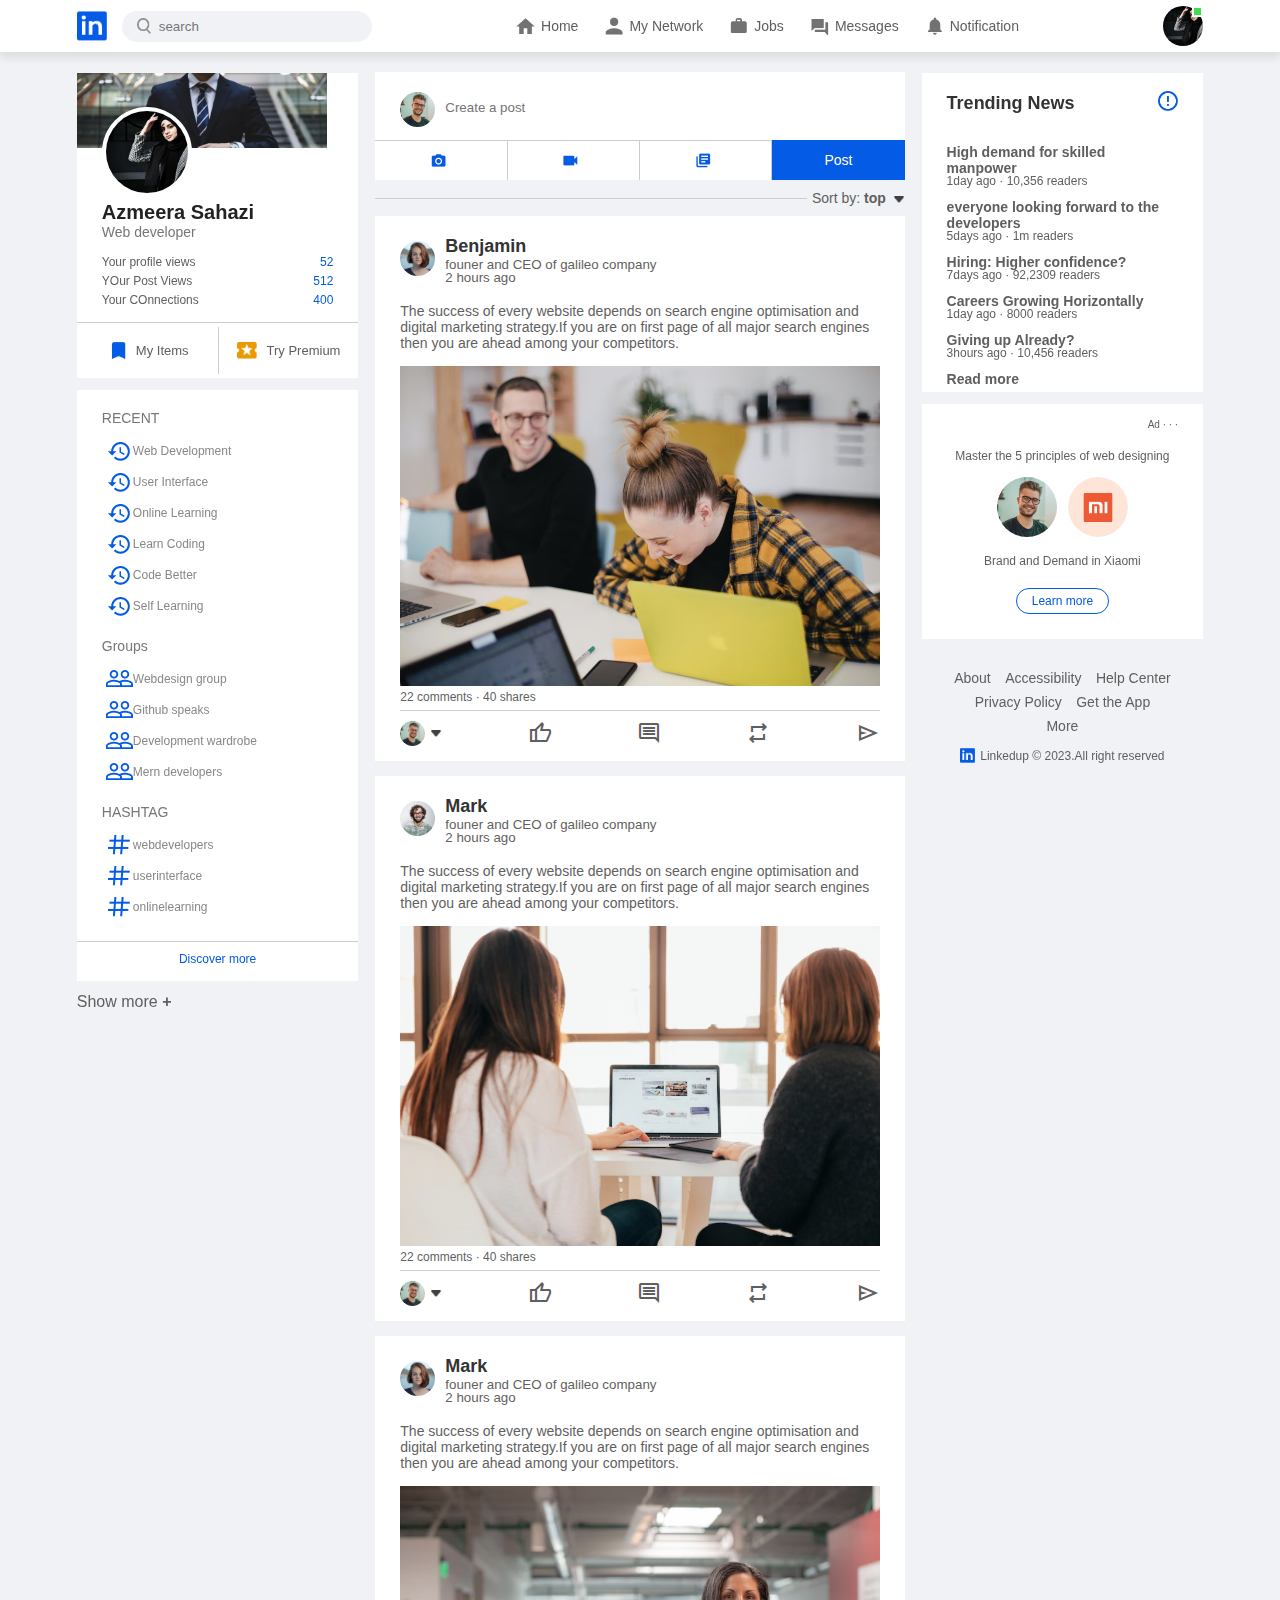
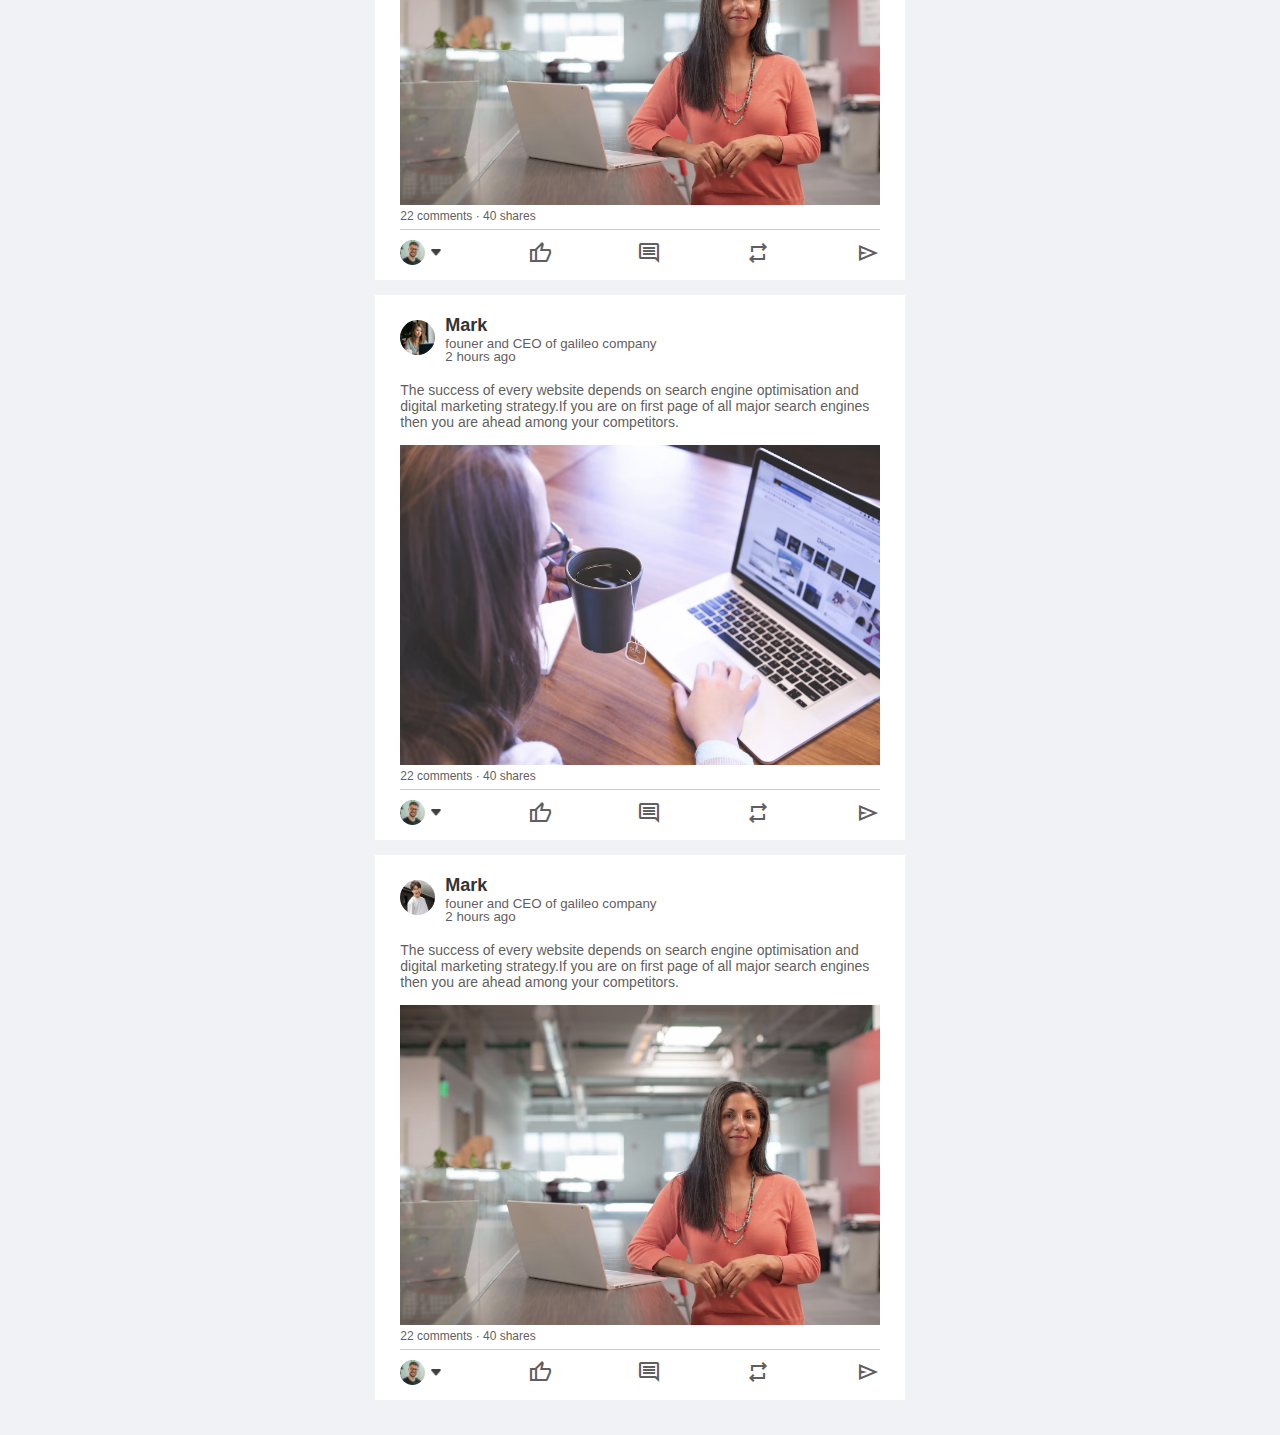
<file: index.html>
<!DOCTYPE html>
<html lang="en">
<head>
    <meta charset="UTF-8">
    <meta name="viewport" content="width=device-width, initial-scale=1.0">
    <title>LinkedIn Clone</title>
    <link rel="stylesheet" href="styles.css">
    <link href="https://fonts.googleapis.com/css2?family=Material+Symbols+Outlined" rel="stylesheet" />
</head>
<body>
    
    <nav class="navbar">
        <div class="navbar-left">
            <a href="index.html" class="logo"><img src="images/logo.png" alt=""></a>

            <div class="search-box">
                <img src="images/search.png" alt="">
                <input type="text" placeholder="search">
            </div>

        </div>
        <div class="navbar-center">
            <ul>
                <li><a href="#"><img src="images/home.png"  alt=""><span>Home</span></a></li>
                <li><a href="#"><img src="images/network.png" alt=""><span>My Network</span></a></li>
                <li><a href="#"><img src="images/jobs.png" alt=""><span>Jobs</span></a></li>
                <li><a href="#"><img src="images/message.png" alt=""><span>Messages</span></a></li>
                <li><a href="#"><img src="images/notification.png" alt=""><span>Notification</span></a></li>

            </ul>
        </div>
        <div class="navbar-right">
            
            <div class="online">
                <img src="images/Mynew photo.jpg" class="nav-prof-img" onclick="togglemenu()">
            </div>
        </div>

        <!-- --------profile dropdown menu------ -->
        <div class="prof-menu-wrap" id="profileMenu">
            <div class="prof-menu">
              <div class="user-info">
               <img src="images/Mynew photo.jpg" alt=" user" onclick="toggleMenu">
                <div>
                    <h3>Azmeera Sahazi</h3>
                    <a href="bootstrap.html">See your profile</a>
                </div>
              </div>
              
              <a href="#" class="prof-menu-link">
                <img src="images/feedback.png" alt="feedback">
                <p>Give Feedback</p>
                <span> > </span>
              </a>
             
              <a href="#" class="prof-menu-link">
                <img src="images/setting.png" alt="settings">
                <p>Settings&Privacy</p>
                <span> > </span>
              </a>
              
              <a href="#" class="prof-menu-link">
                <img src="images/help.png" alt="help">
                <p>Help & Support</p>
                <span> > </span>
              </a>
              
              <a href="#" class="prof-menu-link">
                <img src="images/display.png" alt="displaycolor">
                <p>Display & Access</p>
                <span> > </span>
              </a>
              
              <a href="#" class="prof-menu-link">
                <img src="images/logout.png" alt="logout">
                <p>Log Out</p>
                <span> > </span>
              </a>
            </div>
        </div>




    </nav>
    <!-- ---------------NAVBAR ENDS-------------- -->
    <div class="container">
        <!-- left-sidebar -->
        <div class="left-sidebar">
            <div class="sidebar-prof-box">
                <img src="images/cover-pic.png" width="250px">
                <div class="sidebar-prof-info">
                    <img src="images/Mynew photo.jpg">
                    <h1>Azmeera Sahazi</h1>
                    <h3>Web developer</h3>
                    <ul>
                        <li>Your profile views <span>52</span></li>
                        <li>YOur Post Views <span>512</span></li>
                        <li>Your COnnections <span>400</span></li>
                    </ul>
              </div> 
              <div class="sidebar-prof-link">
                <a href="#"><img src="images/items.png" alt="">My Items</a>
                <a href="#"><img src="images/premium.png" alt="">Try Premium</a>
              </div>
            </div>
            <div class="sidebar-activity" id="sidebarActivity">
                <h3>RECENT</h3>
                <a href="#"><img src="images/recent.png" alt="">Web Development</a>
                <a href="#"><img src="images/recent.png" alt="">User Interface</a>
                <a href="#"><img src="images/recent.png" alt="">Online Learning</a>
                <a href="#"><img src="images/recent.png" alt="">Learn Coding</a>
                <a href="#"><img src="images/recent.png" alt="">Code Better</a>
                <a href="#"><img src="images/recent.png" alt="">Self Learning</a>
                <h3>Groups</h3>
                <a href="#"><img src="images/group.png" alt="">Webdesign group</a>
                <a href="#"><img src="images/group.png" alt="">Github speaks</a>
                <a href="#"><img src="images/group.png" alt="">Development wardrobe</a>
                <a href="#"><img src="images/group.png" alt="">Mern developers </a>
                <h3>HASHTAG</h3>
                <a href="#"><img src="images/hashtag.png" alt="">webdevelopers</a>
                <a href="#"><img src="images/hashtag.png" alt="">userinterface</a>
                <a href="#"><img src="images/hashtag.png" alt="">onlinelearning</a>
                <div class="dicover-more-link">
                    <a href="#">Discover more</a>
                </div>
            </div>
            <p id="moreLink" href="#" onclick="toggleActivity()">Show more <b>+</b></p>
        </div>
        <!-- main-content -->
        <div class="main-content">

            <div class="create-post">
                <div class="create-post-input">
                    <img src="images/user-1.png" alt="userimage">
                    <textarea  rows="2" placeholder="Create a post"></textarea>
                </div>
                <div class="create-post-links">
                    <li><img src="images/photo.png" alt=""></li>
                    <li><img src="images/video.png" alt=""></li>
                    <li><img src="images/event.png" alt=""></li>
                    <li>Post</li>
                </div> 
            </div>
            <div class="sort-by">
                <hr>
                <p>Sort by: <span>top <img src="images/down-arrow.png" alt=""></span></p>
            </div>
            <!-- -------------post--------------- -->

            <div class="post">
                <div class="post-author">
                    <img src="images/user-3.png" alt="user 3">
                    <div>
                        <h1>Benjamin</h1>
                        <small>founer and CEO of galileo company</small>
                        <small>2 hours ago</small>
                    </div>

                </div>
                <p>The success of every website depends on search engine optimisation and 
                    digital marketing strategy.If you are on first page of all major search engines
                    then you are ahead among your competitors.
                </p>
                <img src="images/post-image-1.png" alt="" width="100%">

                   <div class="post-status">
                         <div>
                        <span>22 comments &middot; 40 shares </span>
                    </div>
                    </div>
                <div class="post-activity">
                    <div>
                        <img src="images/user-1.png" alt="user" class="post-activity-user-icon">
                        <img src="images/down-arrow.png" alt="user" class="post-activity-arrow-icon">
                    </div>

                        <div class="post-activity-link">
                            <i class="material-symbols-outlined">thumb_up</i>
                        </div>
                         <div class="post-activity-link">
                            <i class="material-symbols-outlined">comment</i>
                        </div>
                        <div class="post-activity-link">
                            <i class="material-symbols-outlined">repeat</i>
                        </div>
                          <div class="post-activity-link">
                        <i class="material-symbols-outlined">send</i>
                          
                        </div>
                   
                </div>
                   

            </div>
            <!-- ----------------------post end----------- -->
            <!-- ---------------------2ndpost------------- -->
            <div class="post">
                <div class="post-author">
                    <img src="images/user-2.png" alt="user 3">
                    <div>
                        <h1>Mark</h1>
                        <small>founer and CEO of galileo company</small>
                        <small>2 hours ago</small>
                    </div>

                </div>
                <p>The success of every website depends on search engine optimisation and 
                    digital marketing strategy.If you are on first page of all major search engines
                    then you are ahead among your competitors.
                </p>
                <img src="images/post-image-2.png" alt="" width="100%">

                   <div class="post-status">
                         <div>
                        <span>22 comments &middot; 40 shares </span>
                    </div>
                    </div>
                <div class="post-activity">
                    <div>
                        <img src="images/user-1.png" alt="user" class="post-activity-user-icon">
                        <img src="images/down-arrow.png" alt="user" class="post-activity-arrow-icon">
                    </div>

                        <div class="post-activity-link">
                            <i class="material-symbols-outlined">thumb_up</i>
                        </div>
                         <div class="post-activity-link">
                            <i class="material-symbols-outlined">comment</i>
                        </div>
                        <div class="post-activity-link">
                            <i class="material-symbols-outlined">repeat</i>
                        </div>
                          <div class="post-activity-link">
                        <i class="material-symbols-outlined">send</i>
                          
                        </div>
                   
                </div>
                   

            </div>
            <!-- -----------post end----------- -->
            <!-- ---------------------3rdpost------------- -->
            <div class="post">
                <div class="post-author">
                    <img src="images/user-3.png" alt="user 3">
                    <div>
                        <h1>Mark</h1>
                        <small>founer and CEO of galileo company</small>
                        <small>2 hours ago</small>
                    </div>

                </div>
                <p>The success of every website depends on search engine optimisation and 
                    digital marketing strategy.If you are on first page of all major search engines
                    then you are ahead among your competitors.
                </p>
                <img src="images/post-image-3.png" alt="" width="100%">

                   <div class="post-status">
                         <div>
                        <span>22 comments &middot; 40 shares </span>
                    </div>
                    </div>
                <div class="post-activity">
                    <div>
                        <img src="images/user-1.png" alt="user" class="post-activity-user-icon">
                        <img src="images/down-arrow.png" alt="user" class="post-activity-arrow-icon">
                    </div>

                        <div class="post-activity-link">
                            <i class="material-symbols-outlined">thumb_up</i>
                        </div>
                         <div class="post-activity-link">
                            <i class="material-symbols-outlined">comment</i>
                        </div>
                        <div class="post-activity-link">
                            <i class="material-symbols-outlined">repeat</i>
                        </div>
                          <div class="post-activity-link">
                        <i class="material-symbols-outlined">send</i>
                          
                        </div>
                   
                </div>
                   

            </div>
            <!-- -----------post end----------- -->
            <!-- ---------------------4thpost------------- -->
            <div class="post">
                <div class="post-author">
                    <img src="images/user-4.png" alt="user 3">
                    <div>
                        <h1>Mark</h1>
                        <small>founer and CEO of galileo company</small>
                        <small>2 hours ago</small>
                    </div>

                </div>
                <p>The success of every website depends on search engine optimisation and 
                    digital marketing strategy.If you are on first page of all major search engines
                    then you are ahead among your competitors.
                </p>
                <img src="images/post-image-4.png" alt="" width="100%">

                   <div class="post-status">
                         <div>
                        <span>22 comments &middot; 40 shares </span>
                    </div>
                    </div>
                <div class="post-activity">
                    <div>
                        <img src="images/user-1.png" alt="user" class="post-activity-user-icon">
                        <img src="images/down-arrow.png" alt="user" class="post-activity-arrow-icon">
                    </div>

                        <div class="post-activity-link">
                            <i class="material-symbols-outlined">thumb_up</i>
                        </div>
                         <div class="post-activity-link">
                            <i class="material-symbols-outlined">comment</i>
                        </div>
                        <div class="post-activity-link">
                            <i class="material-symbols-outlined">repeat</i>
                        </div>
                          <div class="post-activity-link">
                        <i class="material-symbols-outlined">send</i>
                          
                        </div>
                   
                </div>
                   

            </div>
            <!-- -----------post end----------- -->
            <!-- ---------------------5thpost------------- -->
            <div class="post">
                <div class="post-author">
                    <img src="images/user-5.png" alt="user 3">
                    <div>
                        <h1>Mark</h1>
                        <small>founer and CEO of galileo company</small>
                        <small>2 hours ago</small>
                    </div>

                </div>
                <p>The success of every website depends on search engine optimisation and 
                    digital marketing strategy.If you are on first page of all major search engines
                    then you are ahead among your competitors.
                </p>
                <img src="images/post-image-3.png" alt="" width="100%">

                    <div class="post-status">
                         <div>
                        <span>22 comments &middot; 40 shares </span>
                    </div>
                    </div>
                <div class="post-activity">
                    <div>
                        <img src="images/user-1.png" alt="user" class="post-activity-user-icon">
                        <img src="images/down-arrow.png" alt="user" class="post-activity-arrow-icon">
                    </div>

                        <div class="post-activity-link">
                            <i class="material-symbols-outlined">thumb_up</i>
                        </div>
                         <div class="post-activity-link">
                            <i class="material-symbols-outlined">comment</i>
                        </div>
                        <div class="post-activity-link">
                            <i class="material-symbols-outlined">repeat</i>
                        </div>
                          <div class="post-activity-link">
                        <i class="material-symbols-outlined">send</i>
                          
                        </div>
                   
                </div>
                   

            </div>
            <!-- -----------post end----------- -->








        </div>
        <!-- right-sidebar -->
        <div class="right-sidebar">
            <div class="sidebar-news">
                <img src="images/more.png" class="info-icon">
                <h3>Trending News</h3>
                <a href="#">High demand for skilled manpower</a>
                <span>1day ago &middot; 10,356 readers</span>

                 <a href="#">everyone looking forward to the developers</a>
                <span>5days ago &middot; 1m readers</span>

                 <a href="#">Hiring: Higher confidence? </a>
                <span>7days ago &middot; 92,2309 readers</span>

                 <a href="#">Careers Growing Horizontally</a>
                <span>1day ago &middot; 8000 readers</span>

                 <a href="#">Giving up Already?</a>
                <span>3hours ago &middot; 10,456 readers</span>
                <div class="link-read">
                <a href="#"  >Read more</a>
                </div>
            </div>

            <div class="sidebar-ad">
                <small>Ad &middot; &middot; &middot; </small>
                <p>Master the 5 principles of web designing</p>
                <div>
                    <img src="images/user-1.png" alt="">
                    <img src="images/mi-logo.png" alt="">
                </div>
                <b>Brand and Demand in Xiaomi</b>
                <a href="#" class="ad-link">Learn more</a>
            </div>
                <div class="sidebar-usseful-links">
                    <a href="#">About</a>
                    <a href="#">Accessibility</a>
                    <a href="#">Help Center</a>
                    <a href="#">Privacy Policy</a>
                    <a href="#">Get the App</a>
                    <a href="#">More</a>



                    <div class="copyright-msg">
                        <img src="images/logo.png" alt="logo">
                        <p>Linkedup &#169; 2023.All right reserved</p>
                    </div>
                </div>
        </div>
    </div>
  

    <!--   dropdown script -->
<script>
    let profileMenu = document.getElementById("profileMenu");

    function togglemenu() {
        profileMenu.classList.toggle("open-menu");
    }
    
</script>
<!-- show more scirpt -->
 
<script>
    let sidebarActivity = document.getElementById("sidebarActivity");
    let showMoreLink = document.getElementById("showMoreLink");

 function toggleActivity() {
 
  
  sidebarActivity.classList.toggle("open-activity");
  
  if (sidebarActivity.classList.contains("open-activity")) {
    moreLink.innerHTML = "Show less <b>-</b>";
  } else {
    moreLink.innerHTML = "Show more <b>+</b>";
  }
}





</script>
</body>
</html>
</file>
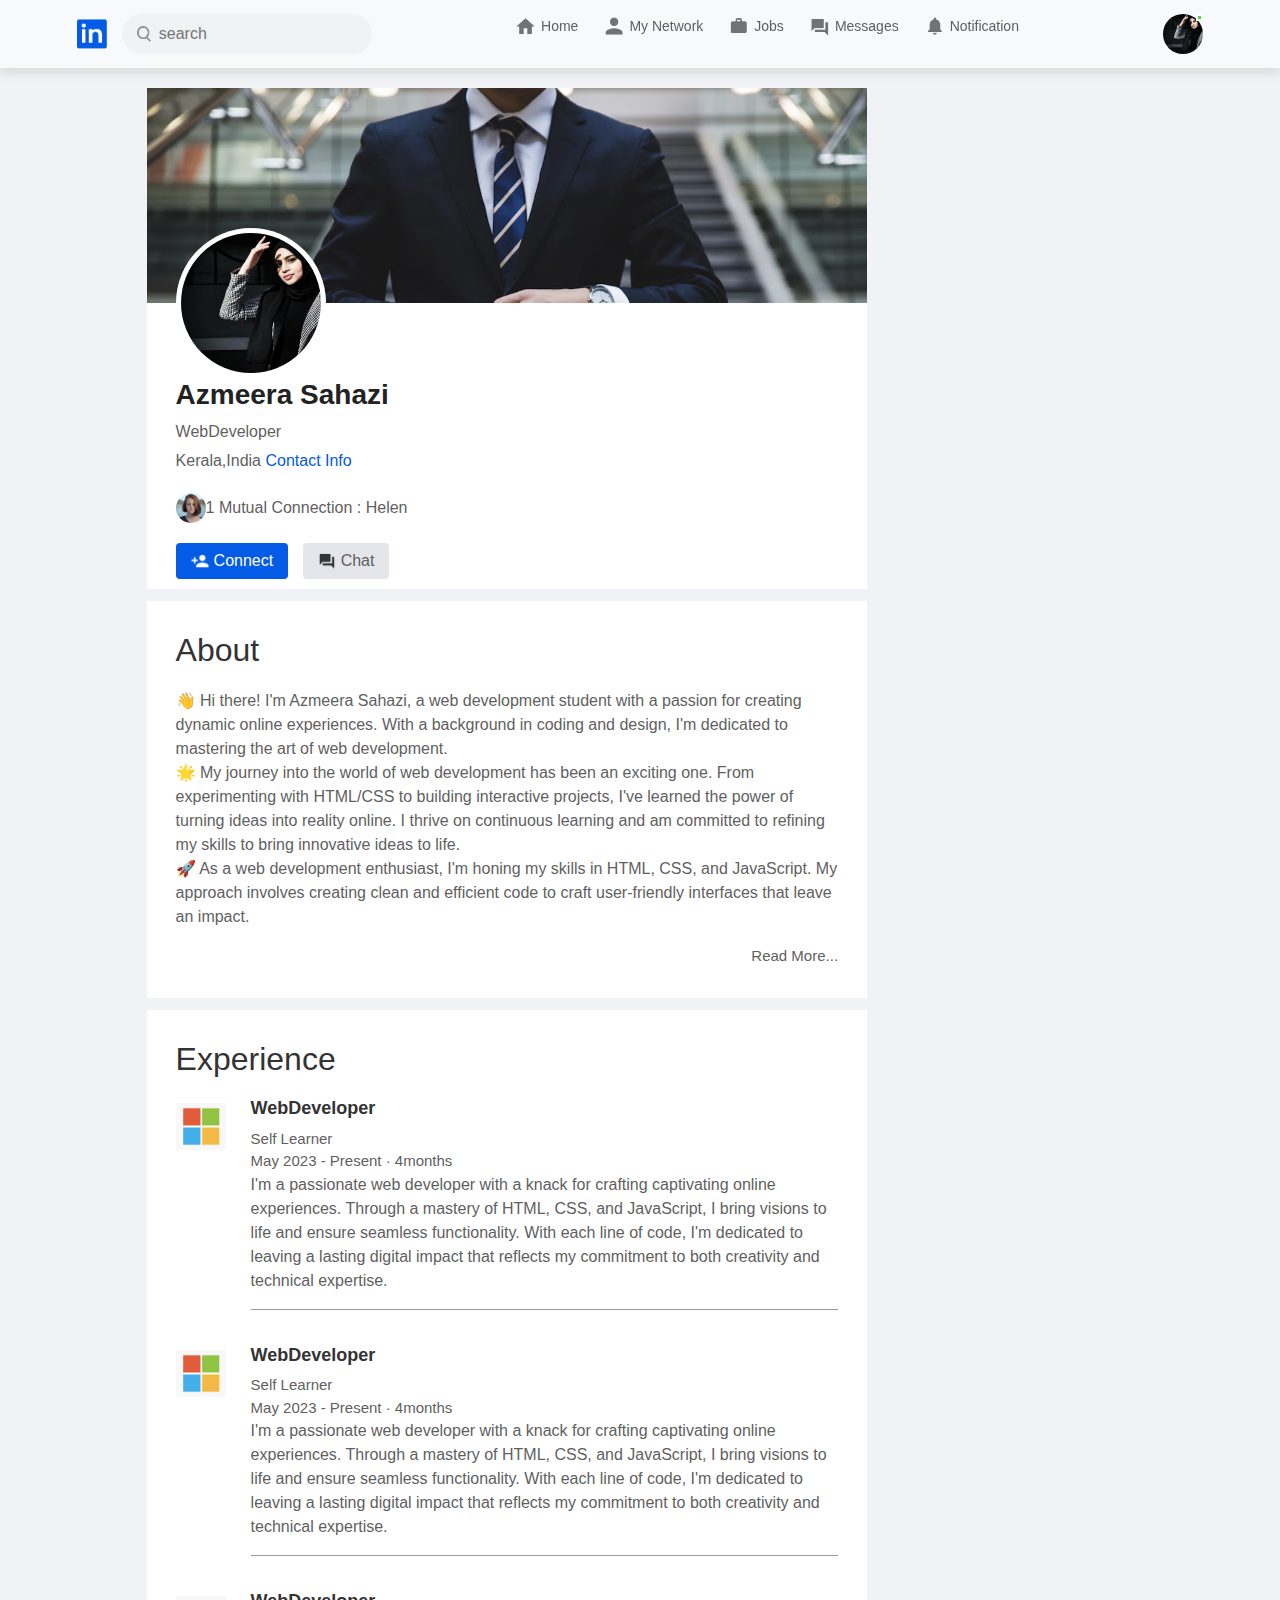
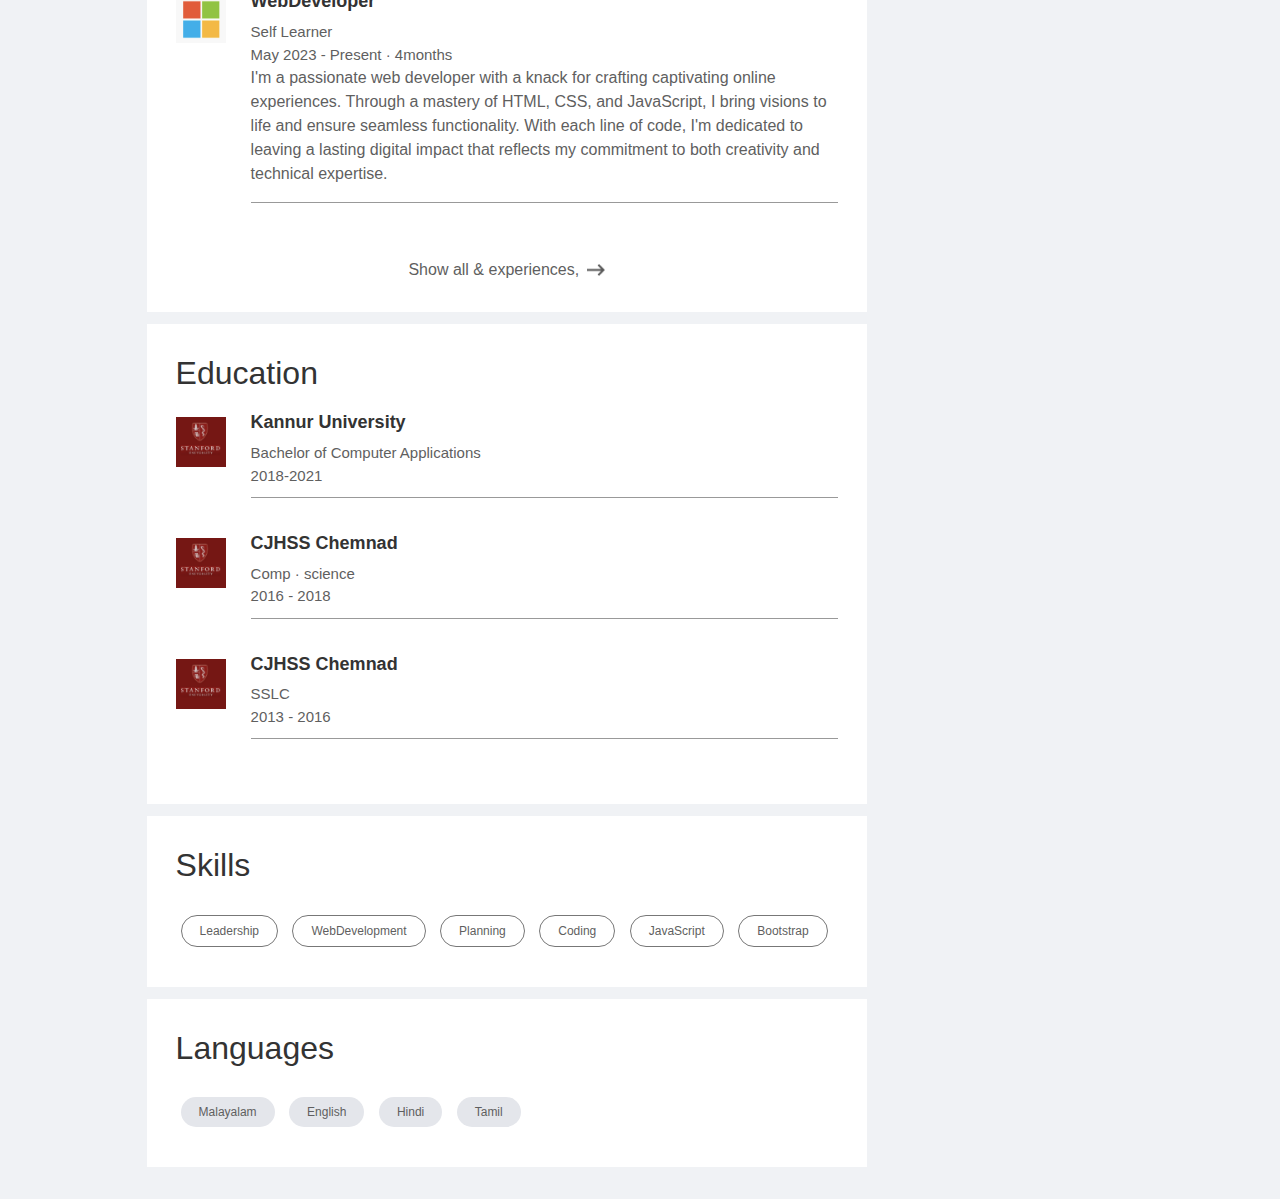
<file: bootstrap.html>
<!DOCTYPE html>
<html lang="en">
<head>
    <meta charset="UTF-8">
    <meta name="viewport" content="width=device-width, initial-scale=1.0">
    <title>LinkedIn Clone</title>
    <link rel="stylesheet" href="https://maxcdn.bootstrapcdn.com/bootstrap/4.5.2/css/bootstrap.min.css">
    <link rel="stylesheet" href="styles.css">
    <link href="https://fonts.googleapis.com/css2?family=Material+Symbols+Outlined" rel="stylesheet" />
</head>
<body>
    
    <!-- Bootstrap Navbar -->
    <nav class="navbar navbar-expand-lg navbar-light bg-light">
        <div class="navbar-left">
            <a href="index.html" class="logo"><img src="images/logo.png" alt=""></a>

            <div class="search-box">
                <img src="images/search.png" alt="">
                <input type="text" placeholder="search">
            </div>

        </div>
        <div class="navbar-center">
            <ul>
                <li><a href="#"><img src="images/home.png"  alt=""><span>Home</span></a></li>
                <li><a href="#"><img src="images/network.png" alt=""><span>My Network</span></a></li>
                <li><a href="#"><img src="images/jobs.png" alt=""><span>Jobs</span></a></li>
                <li><a href="#"><img src="images/message.png" alt=""><span>Messages</span></a></li>
                <li><a href="#"><img src="images/notification.png" alt=""><span>Notification</span></a></li>

            </ul>
        </div>
        <div class="navbar-right">
            
            <div class="online">
                <img src="images/Mynew photo.jpg" class="nav-prof-img" onclick="togglemenu()">
            </div>
        </div>

        <!-- --------profile dropdown menu------ -->
        <div class="prof-menu-wrap" id="profileMenu">
            <div class="prof-menu">
              <div class="user-info">
               <img src="images/Mynew photo.jpg" alt=" user" onclick="toggleMenu">
                <div>
                    <h3> Rayan Walton</h3>
                    <a href="bootstrap.html">See your profile</a>
                </div>
              </div>
              
              <a href="#" class="prof-menu-link">
                <img src="images/feedback.png" alt="feedback">
                <p>Give Feedback</p>
                <span> > </span>
              </a>
             
              <a href="#" class="prof-menu-link">
                <img src="images/setting.png" alt="settings">
                <p>Settings&Privacy</p>
                <span> > </span>
              </a>
              
              <a href="#" class="prof-menu-link">
                <img src="images/help.png" alt="help">
                <p>Help & Support</p>
                <span> > </span>
              </a>
              
              <a href="#" class="prof-menu-link">
                <img src="images/display.png" alt="displaycolor">
                <p>Display & Access</p>
                <span> > </span>
              </a>
              
              <a href="#" class="prof-menu-link">
                <img src="images/logout.png" alt="logout">
                <p>Log Out</p>
                <span> > </span>
              </a>
            </div>
        </div>
        
    </nav>


    <div class="container">
        <div class="profile-main">
            <div class="prof-container">
                <img src="images/cover-pic.png" alt="user" width="100%">
                <div class="prof-container-inner">
                    <img src="images/Mynew photo.jpg" alt="user" class="prof-pic">
                    <h1>Azmeera Sahazi</h1>
                    <b>WebDeveloper</b>
                    <p>Kerala,India <a href="#">Contact Info</a></p>

                    <div class="mutual-connection">
                        <img src="images/user-3.png" alt="">
                        <span>1 Mutual Connection : Helen </span>
                    </div>
                    <div class="prof-btn">
                        <a href="#" class="primary-btn"><img src="images/connect.png" alt="connect">Connect</a>
                        <a href="#"><img src="images/chat.png" alt="chat">Chat</a>
                    </div>
                </div>
            </div>

            <div class="profile-description">
                <h2>About</h2>
                <p>
                    👋 Hi there! I'm Azmeera Sahazi, a web development student with a passion for creating dynamic online experiences. With a background in coding and design, I'm dedicated to mastering the art of web development. <br>

                    🌟 My journey into the world of web development has been an exciting one. From experimenting with HTML/CSS to building interactive projects, I've learned the power of turning ideas into reality online. I thrive on continuous learning and am committed to refining my skills to bring innovative ideas to life. <br>

                    🚀 As a web development enthusiast, I'm honing my skills in HTML, CSS, and JavaScript. My approach involves creating clean and efficient code to craft user-friendly interfaces that leave an impact. <br>
             </p>
                <a href="#" class="see-more-link">Read More...</a>
            </div>
            <div class="profile-description">
                <h2>Experience</h2>
                <div class="Prof-desc-row">
                    <img src="images/microsoft.png" alt="microsoft">
                    <div>
                         <h3>WebDeveloper</h3>
                        <b>Self Learner</b>
                        <b>May 2023 - Present &middot; 4months</b>
                        <p>I'm a passionate web developer with a knack for crafting captivating online experiences. Through a mastery of HTML, CSS, and JavaScript, I bring visions to life and ensure seamless functionality. With each line of code, I'm dedicated to leaving a lasting digital impact that reflects my commitment to both creativity and technical expertise.</p>
                        <hr>
                    </div>
                </div>

                 <div class="Prof-desc-row">
                    <img src="images/microsoft.png" alt="microsoft">
                    <div>
                         <h3>WebDeveloper</h3>
                        <b>Self Learner</b>
                        <b>May 2023 - Present &middot; 4months</b>
                        <p>I'm a passionate web developer with a knack for crafting captivating online experiences. Through a mastery of HTML, CSS, and JavaScript, I bring visions to life and ensure seamless functionality. With each line of code, I'm dedicated to leaving a lasting digital impact that reflects my commitment to both creativity and technical expertise.</p>
                        <hr>
                    </div>
                </div>

                 <div class="Prof-desc-row">
                    <img src="images/microsoft.png" alt="microsoft">
                    <div>
                         <h3>WebDeveloper</h3>
                        <b>Self Learner</b>
                        <b>May 2023 - Present &middot; 4months</b>
                        <p>I'm a passionate web developer with a knack for crafting captivating online experiences. Through a mastery of HTML, CSS, and JavaScript, I bring visions to life and ensure seamless functionality. With each line of code, I'm dedicated to leaving a lasting digital impact that reflects my commitment to both creativity and technical expertise.</p>
                        <hr>
                    </div>
                </div>
                
                <a href="#" class="exprnc-link">Show all & experiences, <img src="images/right-arrow.png" alt="arrow"></a>
            </div>
            <div class="profile-description">
                <h2>Education</h2>
                <div class="Prof-desc-row">
                    <img src="images/stanford.png" alt="institute">
                    <div> 
                        <h3>Kannur University</h3>
                        <b>Bachelor of Computer Applications</b>
                        <b>2018-2021</b>
                        <hr>
                    </div>
               </div>
                <div class="Prof-desc-row">
                    <img src="images/stanford.png" alt="institute">
                    <div> 
                        <h3>CJHSS Chemnad</h3>
                        <b> Comp &middot; science</b>
                        <b>2016 - 2018</b>
                        <hr>
                    </div>
               </div>

                <div class="Prof-desc-row">
                    <img src="images/stanford.png" alt="institute">
                    <div> 
                        <h3>CJHSS Chemnad</h3>
                        <b>SSLC</b>
                        <b>2013 - 2016</b>
                        <hr>
                    </div>
                </div>
            </div>
            <div class="profile-description">
                <h2>Skills</h2>
                <a href="#" class="skills-btn">Leadership</a>                
                <a href="#" class="skills-btn">WebDevelopment</a>
                <a href="#" class="skills-btn">Planning</a>
                <a href="#" class="skills-btn">Coding</a>
                <a href="#" class="skills-btn">JavaScript</a>
                <a href="#" class="skills-btn">Bootstrap</a>
            </div>
             <div class="profile-description">
                <h2>Languages</h2>
               <a href="#" class="lang-btn">Malayalam</a>
                <a href="#" class=" lang-btn">English</a>                
                <a href="#" class="lang-btn">Hindi</a>
                <a href="#" class="lang-btn">Tamil</a>
            </div>
        </div>
                
            </div>
            
        </div>
    </div>

    
  

    
    <script>
    let profileMenu = document.getElementById("profileMenu");

    function togglemenu() {
        profileMenu.classList.toggle("open-menu");
    }
    
</script>

   
</body>
</html>
</file>
<file: styles.css>
*{
    margin: 0;
    padding: 0;
    font-family: sans-serif;
    box-sizing: border-box;
}

body{
    background-color: #f0f2f5;
    color: #5f5f5f;
}
a{
    text-decoration: none;
    color: #5f5f5f;
}
.navbar{
    display: flex;
    align-items: center;
    justify-content: space-between;
    background-color: #ffff;
    padding: 6px 6%;
    position: sticky;
    top: 0;
    z-index: 100;
    box-shadow: 0 5px 10px rgba(0,0,0,0.1);
}
.logo img{
    width: 30px;
     margin-right:15px;
     display: block;
}


.navbar-center ul {
    display: flex;
    list-style: none;

}
.navbar-center ul li a{
    display: flex;
    align-items: center;
    font-size: 14px;
    margin: 5px 8px ;
    padding-right: 5px;
    position: relative;
} 
.navbar-center ul li a img{
    width: 30px;
}
.navbar-center ul li a::after{
    content: '';
    width: 0;
    height: 2px;
    background: #045be6;
    position: absolute;
    bottom: -15px;
     
}
.navbar-center ul li a:hover::after

{
 width: 100%;
 transition: width 0.3s;
}
.nav-prof-img{
    width: 40px;
    border-radius: 65%;
    display: block;
    cursor: pointer;
    position: relative;
}
.online{
    position: relative;
}
.online::after{
    content: '';
    width: 7px;
    height: 7px;
    border: 2px solid #fff;
    top: 0;
    right: 0;
    background:#41db51  ;
    position:absolute;
}
.search-box{
    background-color:#f0f2f5 ;
    width: 250px;border-radius: 30px;
    display: flex;
    align-items: center;
    padding: 0 15px;
    
}
.navbar-left{
    display: flex;
    align-items: center;
}
.search-box img{
    width: 14px;
}
.search-box input{
    width: 100%;
    background: transparent;
    padding: 8px;
    outline: none;
    border: 0;
}
/*----- navbar end -----*/

.container{
    width: 100%;
    padding: 20px 6%;
    display: flex;
    flex-wrap: wrap;
    justify-content: space-between;
}

/* ----------left-sidebar ---------*/
.left-sidebar{
    
    flex-basis: 25%;
    align-self: flex-start;
   position: sticky;
   top: 73px;
   
   
}
.sidebar-prof-box{
    background:#fff ;
    width: 100%;
   
   
}
.sidebar-prof-info{
    padding: 0 25px;
   
}

.sidebar-prof-info h1{
    font-size: 20px;
    font-weight: 600 ;
    color: #222;
}
.sidebar-prof-info h3{
    font-size: 14px;
    font-weight: 500;
    color: #777;
}
.sidebar-prof-info ul{
    list-style: none;
    margin: 15px 0;

}
.sidebar-prof-info ul li{
    width: 100%;
    margin: 5px 0;
    font-size: 12px;
}
.sidebar-prof-info ul li span{
    float: right;
    color: #045be0;
}

.sidebar-prof-info img{
    width: 90px;
    border-radius: 50px;
    background: #fff;
    padding: 4px;
    margin-top: -45px;
}

.sidebar-prof-link{
    display: flex;
    align-items: center;
    border-top: 1px solid #ccc ;

}
.sidebar-prof-link a{
    flex-basis: 50%;
    display: flex;
    align-items: center;
    justify-content: center;
    padding: 15px 0;
    font-size: 13px;
    border-left: 1px solid #ccc;
}
.sidebar-prof-link a:first-child{
    border-left:0 ;
}
.sidebar-prof-link a img{
    width: 20px;
    margin-right: 10px;
}
.sidebar-activity{
    
    background: white;
    padding: 5px 25px;
    margin: 12px 0;
}
.sidebar-activity h3{
    color: #777;
    font-size: 14px;
    font-weight: 500;
    -ms-wrap-margin: 20px 0 10px;
    padding-top: 15px;
    padding-bottom: 8px;
}
.sidebar-activity a{
    display: flex;
    align-items: center;
    font-size: 12px;
    font-weight: 500;
    color: #888;
    margin: 3px ;
}
.dicover-more-link {
    border-top: 1px solid #ccc;
    text-align: center;
    margin-top: 20px;
    margin-left: -25px;
    margin-right: -25px;
}
.dicover-more-link a{
    color: #045be6;
    display: inline-block;
    margin: 10px 0;

}

/* ------------right-sidebar------------- */
.right-sidebar{
    flex-basis: 25%;
    align-self: flex-start;
    position: sticky;
   top: 73px;
    
}
.sidebar-news{
    background: white;
    padding: 10px 25px;
}
.info-icon{
   width: 20px;
   float: right;
   margin-top: 8px;
}
.sidebar-news h3{
    font-size: 18px;
    font-weight: 600;
    color: #333;
    margin: 10px 0 30px;
}
.sidebar-news a{
    display: block;
    font-size: 14px;
    font-weight: 600;
    margin-top: 10px;
    margin-bottom: -5px;
}
.sidebar-news span{
    font-size: 12px;
}
.sidebar-news .read-more-news{
    color: #045be0;
    font-weight: 500;
    margin: 20px 0 10px;
}
.sidebar-ad{
    background: #fff;
    padding: 15px 25px;
    text-align: center;
    margin: 12px 0;
    font-size: 12px ;
}
.sidebar-ad img{
    width: 60px;
    border-radius:50% ;
    margin: 4px;
}
.sidebar-ad small{
    float: right;
    font-weight: 500;
}
.sidebar-ad p{
    margin-top: 30px;
    margin-bottom: 10px;
}
.sidebar-ad b{
    display: block;
    font-weight: 500;
    margin-top: 10px;
}
 .ad-link{
    display: inline-block;
    border: 1px solid #045be6;
    border-radius: 30px;
    padding: 5px 15px; 
    color: #045be6;
    font-weight: 500;
    margin: 20px auto 10px;
 }
.sidebar-usseful-links{
    padding: 15px 25px;
    text-align: center;

}
.sidebar-usseful-links a{
    display: inline-block;
    font-size: 14px;
    margin: 4px 5px;
}
.copyright-msg{
    display: flex;
    align-items: center;
    justify-content: center;
    font-size: 12px;
    margin-top: 10px;
    font-weight: 500;
}
.copyright-msg img{
    width: 15px;
    margin-right: 5px;
}

/* ---------------main-content ------------------- */
.main-content{
    flex-basis: 47%; 
}
.create-post{
    background:#fff ;
}
.create-post-input{
    padding: 20px 25px 10px;
    display: flex;
    align-items: flex-start;
}
.create-post-input img{
   width: 35px;
   border-radius: 50%;
   margin-right: 10px ;  
}
.create-post-input textarea{
    width: 100%;   
    border: 0;
    outline: 0;
    resize: none;
    background: transparent;
    margin-top: 8px;
}
::placeholder{
    font-weight: 500;
}
.create-post-links{
    display: flex;
    align-items: flex-start;
}
.create-post-links li{
    list-style: none;
    border-top: 1px solid #ccc;
    border-right: 1px solid #ccc;
    flex-basis: 25%;
    height: 40px;
    font-size: 14px;
    display: flex;
    align-items: center;
    justify-content: center;
    cursor: pointer;
}
.create-post-links li img{
    width: 15px;
    margin-right: 5px;
}
.create-post-links li:last-child{
    background: #045be6;
    color: #fff;
    border-top: 0;
    border-right: 0;
}
.sort-by{
    display: flex;
    align-items: center;
    margin: 10px 0;
}
.sort-by hr{
    flex: 1;
    border: 0;
    height: 1px;
    background: #ccc;
}
.sort-by p{
    font-size: 14px;
    padding-left: 5px;
}
.sort-by p span{
    font-weight: 600;
    cursor: pointer;
}
.sort-by p span img{
    width: 12px;
    margin-left: 3px;
}
.post{
    background: white;
   width: 100%;
    padding: 20px 25px 5px;
    margin: 5px 0 15px;
}
.post-author{
    display: flex;
    align-items: flex-start;
    margin-bottom: 20px;
    
}
.post-author img{
    width: 35px; 
    border-radius: 50%;
    margin-right: 10px;
    margin-top: 5px;

}
.post-author h1{
    font-size: 18px;
    font-weight: 600;
    color: #333;
}
.post-author small {
    display: block;
    margin-bottom: -2px;
}
.post p{
    font-size: 14px;
    margin-bottom: 15px;
}
.post-status{
    display: flex;
    flex-wrap: wrap;
    align-items: center;
    justify-content: space-between ;
    font-size: 12px;
    border-bottom: 1px solid #ccc;
    padding-bottom: 6px ;
}
 .post-status div{
  display: flex;
  align-items: center;
}
.post-status img {
    width: 15px;
    margin-right: -215px;
}
.liked-users{
    margin-left: 10px;
      
}  
.post-activity{
    display: flex;
    align-items: center;
    justify-content: space-between;
    padding: 10px 0;
    font-size: 14px;
    font-weight: 500;
}
.post-activity div{
    display: flex;
    align-items: center;
    
}
.post-activity-arrow-icon{
    width: 12px;
    margin-left:5px ;
}
.post-activity-user-icon{
    width: 25px;
    border-radius: 50%;

}
.post-activity-link {
    display: flex;
    justify-content: space-between;
}


/* -------------prof-dropdown menu----------------- */
.prof-menu-wrap{
    position: absolute;
    width: 50px;
    top: 100%;
    right: 5%;
    width: 320px;
    max-height:0 ;
    overflow: hidden;
    transition: max-height 0.5s;

}
.prof-menu-wrap.open-menu{
    max-height: 400px;

}
.prof-menu{
    background:#222 ;
    color: #fff;
    padding: 20px;
    margin: 10px;
}
.user-info{
    display: flex;
    align-items: center;
}
.user-info img{
    width:  50px ;
    border-radius: 50%;
    margin-right: 15px;
}
.user-info h3{
    font-weight: 500;
    margin-bottom: -7px;
}
.user-info a{
    color: #c9dbf8;
    font-size:13px ;
}
.prof-menu hr{
    border: 0;
    height: 1px;
    width: 100%;
    background: #fff;
    margin: 15px 0 10px;
}
.prof-menu-link{
     display: flex;
     align-items: center;
     color: #fff;
     margin: 12px 0 ;
     font-size: 14px;
}

.prof-menu-link p{
    width: 100%;

}
.prof-menu-link img{
    width: 35px;
    border-radius: 50%;
    margin-right: 15px;
}

/* --------------profile page-profile.html------------- */

.profile-main{
    flex-basis:73%;
}
.profile-sidebar{

    flex-basis: 25%;
    align-self: flex-start;
    position: sticky;
    top: 73px;
}
.prof-container{
    background: #fff;

}
.prof-container-inner{
    padding: 0 4% 10px;
}
.prof-pic{
    width: 150px;
    border-radius: 50%;
    margin-top: -75px;
    padding: 5px;
    background: #fff;
}
.prof-container h1{
    font-size: 28px;
    font-weight: 600;
    color: #222;
}
.prof-container b{
    font-weight: 500;
}
.prof-container p{
    margin-top: 5px;
}
.prof-container p a{
    color: #045be0;
    font-weight: 500;
}
.mutual-connection{
    display: flex;
    align-items: center;
    margin: 20px 0;
}
.mutual-connection img{
    width: 30px;
    border-radius: 50%;
}
.prof-btn a{ 
    display: inline-flex;
    align-items: center;
    background: #e4e6eb;
    padding: 6px 15px;
    border-radius: 4px;
    margin-right: 10px;
}
.prof-btn a img{
    width: 18px;
    margin-right: 5px;
}

.prof-btn .primary-btn{
    background: #045be6;
    color: #fff;
}
.profile-description{
    background: #fff;
    padding: 20px 4% 30px;
    margin: 12px 0;
}
.profile-description h2{
    color: #333;
    margin: 10px 0 20px;
}
.see-more-link{
    display: block;
    text-align: right;
    font-size: 15px;
}
.Prof-desc-row{
    display: flex;
    align-items:flex-start ;
    margin: 20px 0;
    
}
.Prof-desc-row img{
    width: 50px;
    margin-right: 25px;
    margin-top: 5px;
}
.Prof-desc-row div{
    width: 100%;
}
.Prof-desc-row  h3{
    font-size: 18px;
    font-weight: 600;
    color: #333;
}
.Prof-desc-row b{
    display: block;
    font-weight: 500;
    font-size: 15px;
}
.Prof-desc-row hr{
    border: 0;
    border-bottom: 1px solid #999;
    margin-top: 10px;
    margin-bottom: 15px;
}
.exprnc-link{
    display: flex;
    align-items: center;
    justify-content: center;
    padding-top: 20px ;
    font-weight: 500;
}
.exprnc-link img{
    width: 18px;
    margin-left: 8px;
}
.skills-btn{
    display: inline-block;
    margin: 10px 5px;
    padding: 6px 18px;
    border: 1px solid #777;
    border-radius: 30px;
    font-size: 12px;
    font-weight: 500;
}
.lang-btn{
  display: inline-block;
  margin: 10px 5px;
  padding: 6px 18px;  
  background:#e4e6eb ;
  font-size: 12px;
  font-weight: 500;
  border-radius: 30px;
}

/* ------------------profile-right-sidebar------------------ */
.profile-sidebar .sidebar-ad{
    margin: 0;
}
.sidebar-people{
    background: #fff;
    padding: 15px 25px;
    margin: 12px 0;
    font-size: 12px;

}
.sidebar-people h3{
    font-size: 16px;
    font-weight: 600;
     margin: 10px 0;
}

.sidebar-people-row{
    display: flex;
    align-items: flex-start ;
    margin: 6px 0;
}
.sidebar-people-row img{
    width: 40px;
    border-radius: 50%;
    margin-right: 8px;
    margin-top: 5px;
}
.sidebar-people-row h2{
    font-weight: 500;
    font-size: 16px;
}
.sidebar-people-row a{
    display: inline-block;
    margin: 10px 0;
    padding: 5px 25px;
    border: 1px solid #5f5f5f ;
    border-radius: 30px;
    font-weight: 500;
}
/* -----------media query for small screen--------- */
@media only screen and (max-width: 600px) {
    .search-box {
        background: transparent;
        width: auto;
        padding: 0;
    }
    .search-box input {
        width: 0;
        padding: 0;
    }
    .navbar-center ul li a span{
        display: none;
    }
    .navbar-center ul li a{
        padding-right: 0;
        margin: 5px;
    }
    .nav-prof-img{
        width: 30px;
    }
    .container{
        padding: 15px 3%;
        
    }
    .left-sidebar, .right-sidebar{
        flex-basis: 100%;
        position:relative;
        top: unset;
    }
    
}
*{
    margin: 0;
    padding: 0;
    font-family: sans-serif;
    box-sizing: border-box;
}

body{
    background-color: #f0f2f5;
    color: #5f5f5f;
}
a{
    text-decoration: none;
    color: #5f5f5f;
}
.navbar{
    display: flex;
    align-items: center;
    justify-content: space-between;
    background-color: #ffff;
    padding: 6px 6%;
    position: sticky;
    top: 0;
    z-index: 100;
    box-shadow: 0 5px 10px rgba(0,0,0,0.1);
}
.logo img{
    width: 30px;
     margin-right:15px;
     display: block;
}


.navbar-center ul {
    display: flex;
    list-style: none;

}
.navbar-center ul li a{
    display: flex;
    align-items: center;
    font-size: 14px;
    margin: 5px 8px ;
    padding-right: 5px;
    position: relative;
} 
.navbar-center ul li a img{
    width: 30px;
}
.navbar-center ul li a::after{
    content: '';
    width: 0;
    height: 2px;
    background: #045be6;
    position: absolute;
    bottom: -15px;
     
}
.navbar-center ul li a:hover::after

{
 width: 100%;
 transition: width 0.3s;
}
.nav-prof-img{
    width: 40px;
    border-radius: 65%;
    display: block;
    cursor: pointer;
    position: relative;
}
.online{
    position: relative;
}
.online::after{
    content: '';
    width: 7px;
    height: 7px;
    border: 2px solid #fff;
    top: 0;
    right: 0;
    background:#41db51  ;
    position:absolute;
}
.search-box{
    background-color:#f0f2f5 ;
    width: 250px;border-radius: 30px;
    display: flex;
    align-items: center;
    padding: 0 15px;
    
}
.navbar-left{
    display: flex;
    align-items: center;
}
.search-box img{
    width: 14px;
}
.search-box input{
    width: 100%;
    background: transparent;
    padding: 8px;
    outline: none;
    border: 0;
}
/*----- navbar end -----*/

.container{
    padding: 20px 6%;
    display: flex;
    flex-wrap: wrap;
    justify-content: space-between;
}

/* ----------left-sidebar ---------*/
.left-sidebar{
    
    flex-basis: 25%;
    align-self: flex-start;
   position: sticky;
   top: 73px;
   
   
}
.sidebar-prof-box{
    background:#fff ;
    width: 100%;
   
   
}
.sidebar-prof-info{
    padding: 0 25px;
   
}

.sidebar-prof-info h1{
    font-size: 20px;
    font-weight: 600 ;
    color: #222;
}
.sidebar-prof-info h3{
    font-size: 14px;
    font-weight: 500;
    color: #777;
}
.sidebar-prof-info ul{
    list-style: none;
    margin: 15px 0;

}
.sidebar-prof-info ul li{
    width: 100%;
    margin: 5px 0;
    font-size: 12px;
}
.sidebar-prof-info ul li span{
    float: right;
    color: #045be0;
}

.sidebar-prof-info img{
    width: 90px;
    border-radius: 50px;
    background: #fff;
    padding: 4px;
    margin-top: -45px;
}

.sidebar-prof-link{
    display: flex;
    align-items: center;
    border-top: 1px solid #ccc ;

}
.sidebar-prof-link a{
    flex-basis: 50%;
    display: flex;
    align-items: center;
    justify-content: center;
    padding: 15px 0;
    font-size: 13px;
    border-left: 1px solid #ccc;
}
.sidebar-prof-link a:first-child{
    border-left:0 ;
}
.sidebar-prof-link a img{
    width: 20px;
    margin-right: 10px;
}
.sidebar-activity{
    
    background: white;
    padding: 5px 25px;
    margin: 12px 0;
}
.sidebar-activity h3{
    color: #777;
    font-size: 14px;
    font-weight: 500;
    -ms-wrap-margin: 20px 0 10px;
    padding-top: 15px;
    padding-bottom: 8px;
}
.sidebar-activity a{
    display: flex;
    align-items: center;
    font-size: 12px;
    font-weight: 500;
    color: #888;
    margin: 3px ;
}
.dicover-more-link {
    border-top: 1px solid #ccc;
    text-align: center;
    margin-top: 20px;
    margin-left: -25px;
    margin-right: -25px;
}
.dicover-more-link a{
    color: #045be6;
    display: inline-block;
    margin: 10px 0;

}

/* ------------right-sidebar------------- */
.right-sidebar{
    flex-basis: 25%;
    align-self: flex-start;
    position: sticky;
   top: 73px;
    
}
.sidebar-news{
    background: white;
    padding: 10px 25px;
}
.info-icon{
   width: 20px;
   float: right;
   margin-top: 8px;
}
.sidebar-news h3{
    font-size: 18px;
    font-weight: 600;
    color: #333;
    margin: 10px 0 30px;
}
.sidebar-news a{
    display: block;
    font-size: 14px;
    font-weight: 600;
    margin-top: 10px;
    margin-bottom: -5px;
}
.sidebar-news span{
    font-size: 12px;
}
.sidebar-news .read-more-news{
    color: #045be0;
    font-weight: 500;
    margin: 20px 0 10px;
}
.sidebar-ad{
    background: #fff;
    padding: 15px 25px;
    text-align: center;
    margin: 12px 0;
    font-size: 12px ;
}
.sidebar-ad img{
    width: 60px;
    border-radius:50% ;
    margin: 4px;
}
.sidebar-ad small{
    float: right;
    font-weight: 500;
}
.sidebar-ad p{
    margin-top: 30px;
    margin-bottom: 10px;
}
.sidebar-ad b{
    display: block;
    font-weight: 500;
    margin-top: 10px;
}
 .ad-link{
    display: inline-block;
    border: 1px solid #045be6;
    border-radius: 30px;
    padding: 5px 15px; 
    color: #045be6;
    font-weight: 500;
    margin: 20px auto 10px;
 }
.sidebar-usseful-links{
    padding: 15px 25px;
    text-align: center;

}
.sidebar-usseful-links a{
    display: inline-block;
    font-size: 14px;
    margin: 4px 5px;
}
.copyright-msg{
    display: flex;
    align-items: center;
    justify-content: center;
    font-size: 12px;
    margin-top: 10px;
    font-weight: 500;
}
.copyright-msg img{
    width: 15px;
    margin-right: 5px;
}

/* ---------------main-content ------------------- */
.main-content{
    flex-basis: 47%;
    
}
.create-post{
    background:#fff ;
    
   

}
.create-post-input{
    padding: 20px 25px 10px;
    display: flex;
    align-items: flex-start;
}
.create-post-input img{
   width: 35px;
   border-radius: 50%;
   margin-right: 10px ;  
}
.create-post-input textarea{
    width: 100%;
    height: 40%;
    border: 0;
    outline: 0;
    resize: none;
    background: transparent;
    margin-top: 8px;
}
::placeholder{
    font-weight: 500;
}
.create-post-links{
    display: flex;
    align-items: flex-start;
}
.create-post-links li{
    list-style: none;
    border-top: 1px solid #ccc;
    border-right: 1px solid #ccc;
    flex-basis: 25%;
    height: 40px;
    font-size: 14px;
    display: flex;
    align-items: center;
    justify-content: center;
    cursor: pointer;
}
.create-post-links li img{
    width: 15px;
    margin-right: 5px;
}
.create-post-links li:last-child{
    background: #045be6;
    color: #fff;
    border-top: 0;
    border-right: 0;
}
.sort-by{
    display: flex;
    align-items: center;
    margin: 10px 0;
}
.sort-by hr{
    flex: 1;
    border: 0;
    height: 1px;
    background: #ccc;
}
sort-by p{
    font-size: 14px;
    padding-left: 5px;
}
.sort-by p span{
    font-weight: 600;
    cursor: pointer;
}
.sort-by p span img{
    width: 12px;
    margin-left: 3px;
}
.post{
    background: white;
   
    padding: 20px 25px 5px;
    margin: 5px 0 15px;
}
.post-author{
    display: flex;
    align-items: flex-start;
    margin-bottom: 20px;
    
}
.post-author img{
    width: 35px; 
    border-radius: 50%;
    margin-right: 10px;
    margin-top: 5px;

}
.post-author h1{
    font-size: 18px;
    font-weight: 600;
    color: #333;
}
.post-author small {
    display: block;
    margin-bottom: -2px;
}
.post p{
    font-size: 14px;
    margin-bottom: 15px;
}
.post-status{
    display: flex;
    flex-wrap: wrap;
    align-items: center;
    justify-content: space-between ;
    font-size: 12px;
    border-bottom: 1px solid #ccc;
    padding-bottom: 6px ;
}
 .post-status div{
  display: flex;
  align-items: center;
}
.post-status img {
    width: 15px;
    margin-right: -215px;
}
.liked-users{
    margin-left: 10px;
      
}  
.post-activity{
    display: flex;
    align-items: center;
    justify-content: space-between;
    padding: 10px 0;
    font-size: 14px;
    font-weight: 500;
}
.post-activity div{
    display: flex;
    align-items: center;
    
}
.post-activity-arrow-icon{
    width: 12px;
    margin-left:5px ;
}
.post-activity-user-icon{
    width: 25px;
    border-radius: 50%;

}
.post-activity-link {
    display: flex;
    justify-content: space-between;
}


/* -------------prof-dropdown menu----------------- */
.prof-menu-wrap{
    position: absolute;
    width: 50px;
    top: 100%;
    right: 5%;
    width: 320px;
    max-height:0 ;
    overflow: hidden;
    transition: max-height 0.5s;

}
.prof-menu-wrap.open-menu{
    max-height: 400px;

}
.prof-menu{
    background:#222 ;
    color: #fff;
    padding: 20px;
    margin: 10px;
}
.user-info{
    display: flex;
    align-items: center;
}
.user-info img{
    width:  50px ;
    border-radius: 50%;
    margin-right: 15px;
}
.user-info h3{
    font-weight: 500;
    margin-bottom: -7px;
}
.user-info a{
    color: #c9dbf8;
    font-size:13px ;
}
.prof-menu hr{
    border: 0;
    height: 1px;
    width: 100%;
    background: #fff;
    margin: 15px 0 10px;
}
.prof-menu-link{
     display: flex;
     align-items: center;
     color: #fff;
     margin: 12px 0 ;
     font-size: 14px;
}

.prof-menu-link p{
    width: 100%;

}
.prof-menu-link img{
    width: 35px;
    border-radius: 50%;
    margin-right: 15px;
}


.material-symbols-outlined {
    cursor: pointer;
}
/* --------------profile page-profile.html------------- */

.profile-main{
    flex-basis:73%;
}
.profile-sidebar{

    flex-basis: 25%;
    align-self: flex-start;
    position: sticky;
    top: 73px;
}
.prof-container{
    background: #fff;

}
.prof-container-inner{
    padding: 0 4% 10px;
}
.prof-pic{
    width: 150px;
    border-radius: 50%;
    margin-top: -75px;
    padding: 5px;
    background: #fff;
}
.prof-container h1{
    font-size: 28px;
    font-weight: 600;
    color: #222;
}
.prof-container b{
    font-weight: 500;
}
.prof-container p{
    margin-top: 5px;
}
.prof-container p a{
    color: #045be0;
    font-weight: 500;
}
.mutual-connection{
    display: flex;
    align-items: center;
    margin: 20px 0;
}
.mutual-connection img{
    width: 30px;
    border-radius: 50%;
}
.prof-btn a{ 
    display: inline-flex;
    align-items: center;
    background: #e4e6eb;
    padding: 6px 15px;
    border-radius: 4px;
    margin-right: 10px;
}
.prof-btn a img{
    width: 18px;
    margin-right: 5px;
}

.prof-btn .primary-btn{
    background: #045be6;
    color: #fff;
}
.profile-description{
    background: #fff;
    padding: 20px 4% 30px;
    margin: 12px 0;
}
.profile-description h2{
    color: #333;
    margin: 10px 0 20px;
}
.see-more-link{
    display: block;
    text-align: right;
    font-size: 15px;
}
.Prof-desc-row{
    display: flex;
    align-items:flex-start ;
    margin: 20px 0;
    
}
.Prof-desc-row img{
    width: 50px;
    margin-right: 25px;
    margin-top: 5px;
}
.Prof-desc-row div{
    width: 100%;
}
.Prof-desc-row  h3{
    font-size: 18px;
    font-weight: 600;
    color: #333;
}
.Prof-desc-row b{
    display: block;
    font-weight: 500;
    font-size: 15px;
}
.Prof-desc-row hr{
    border: 0;
    border-bottom: 1px solid #999;
    margin-top: 10px;
    margin-bottom: 15px;
}
.exprnc-link{
    display: flex;
    align-items: center;
    justify-content: center;
    padding-top: 20px ;
    font-weight: 500;
}
.exprnc-link img{
    width: 18px;
    margin-left: 8px;
}
.skills-btn{
    display: inline-block;
    margin: 10px 5px;
    padding: 6px 18px;
    border: 1px solid #777;
    border-radius: 30px;
    font-size: 12px;
    font-weight: 500;
}
.lang-btn{
  display: inline-block;
  margin: 10px 5px;
  padding: 6px 18px;  
  background:#e4e6eb ;
  font-size: 12px;
  font-weight: 500;
  border-radius: 30px;
}

/* ------------------profile-right-sidebar------------------ */
.profile-sidebar .sidebar-ad{
    margin: 0;
}
.sidebar-people{
    background: #fff;
    padding: 15px 25px;
    margin: 12px 0;
    font-size: 12px;

}
.sidebar-people h3{
    font-size: 16px;
    font-weight: 600;
     margin: 10px 0;
}

.sidebar-people-row{
    display: flex;
    align-items: flex-start ;
    margin: 6px 0;
}
.sidebar-people-row img{
    width: 40px;
    border-radius: 50%;
    margin-right: 8px;
    margin-top: 5px;
}
.sidebar-people-row h2{
    font-weight: 500;
    font-size: 16px;
}
.sidebar-people-row a{
    display: inline-block;
    margin: 10px 0;
    padding: 5px 25px;
    border: 1px solid #5f5f5f ;
    border-radius: 30px;
    font-weight: 500;
}

#showMoreLink{
    display:none;
}
/* -----------media query for small screen--------- */
@media only screen and (max-width: 600px) {
    .search-box {
        background: transparent;
        width: auto;
        padding: 0;
    }
    .search-box input {
        width: 0;
        padding: 0;
    }
    .navbar-center ul li a span{
        display: none;
    }
    .navbar-center ul li a{
        padding-right: 0;
        margin: 5px;
    }
    .nav-prof-img{
        width: 30px;
    }
    .container{
        padding: 15px 3%;
        
    }
    .left-sidebar, .main-content, .right-sidebar{
        flex-basis: 100%;
        position:relative;
        top: unset;
    }
    
    .post-activity-link span{
        display: none;
    }
    .post-activity-link img{
        margin-right: 0;
    }
    .profile-main, .profile-sidebar{
        flex-basis: 100%;
    }
    .prof-container{
        font-size: 14px;

    }
    .prof-pic{
        width: 100px;
        margin-top: -50px;
    }
    .profile-description{
        font-size: 14px;
    }
    #moreLink{
        display: block;
        width: fit-content;
        margin: 10px auto;
        font-size: 14px;
        cursor: pointer;
    }
    .sidebar-activity{
        display: none;
    }
    .sidebar-activity.open-activity{
        display: block;
    }
    
}
</file>
